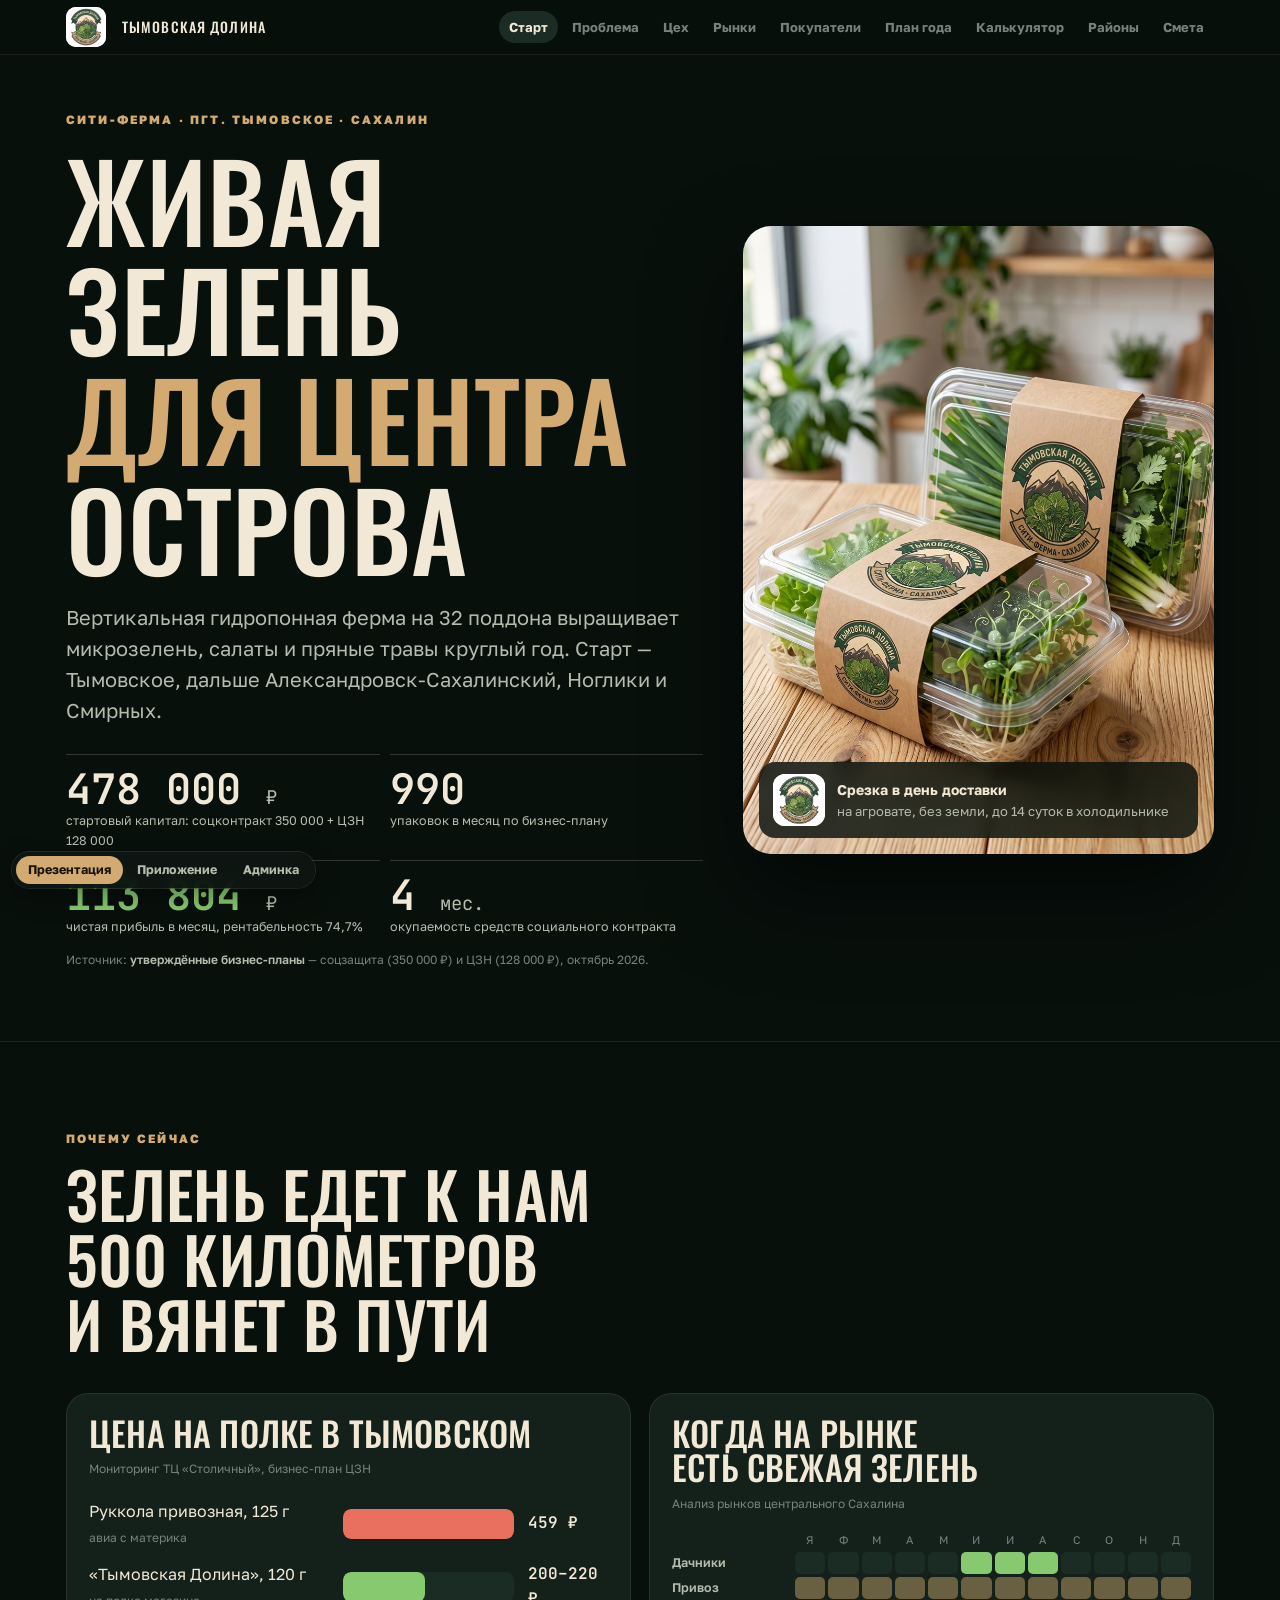
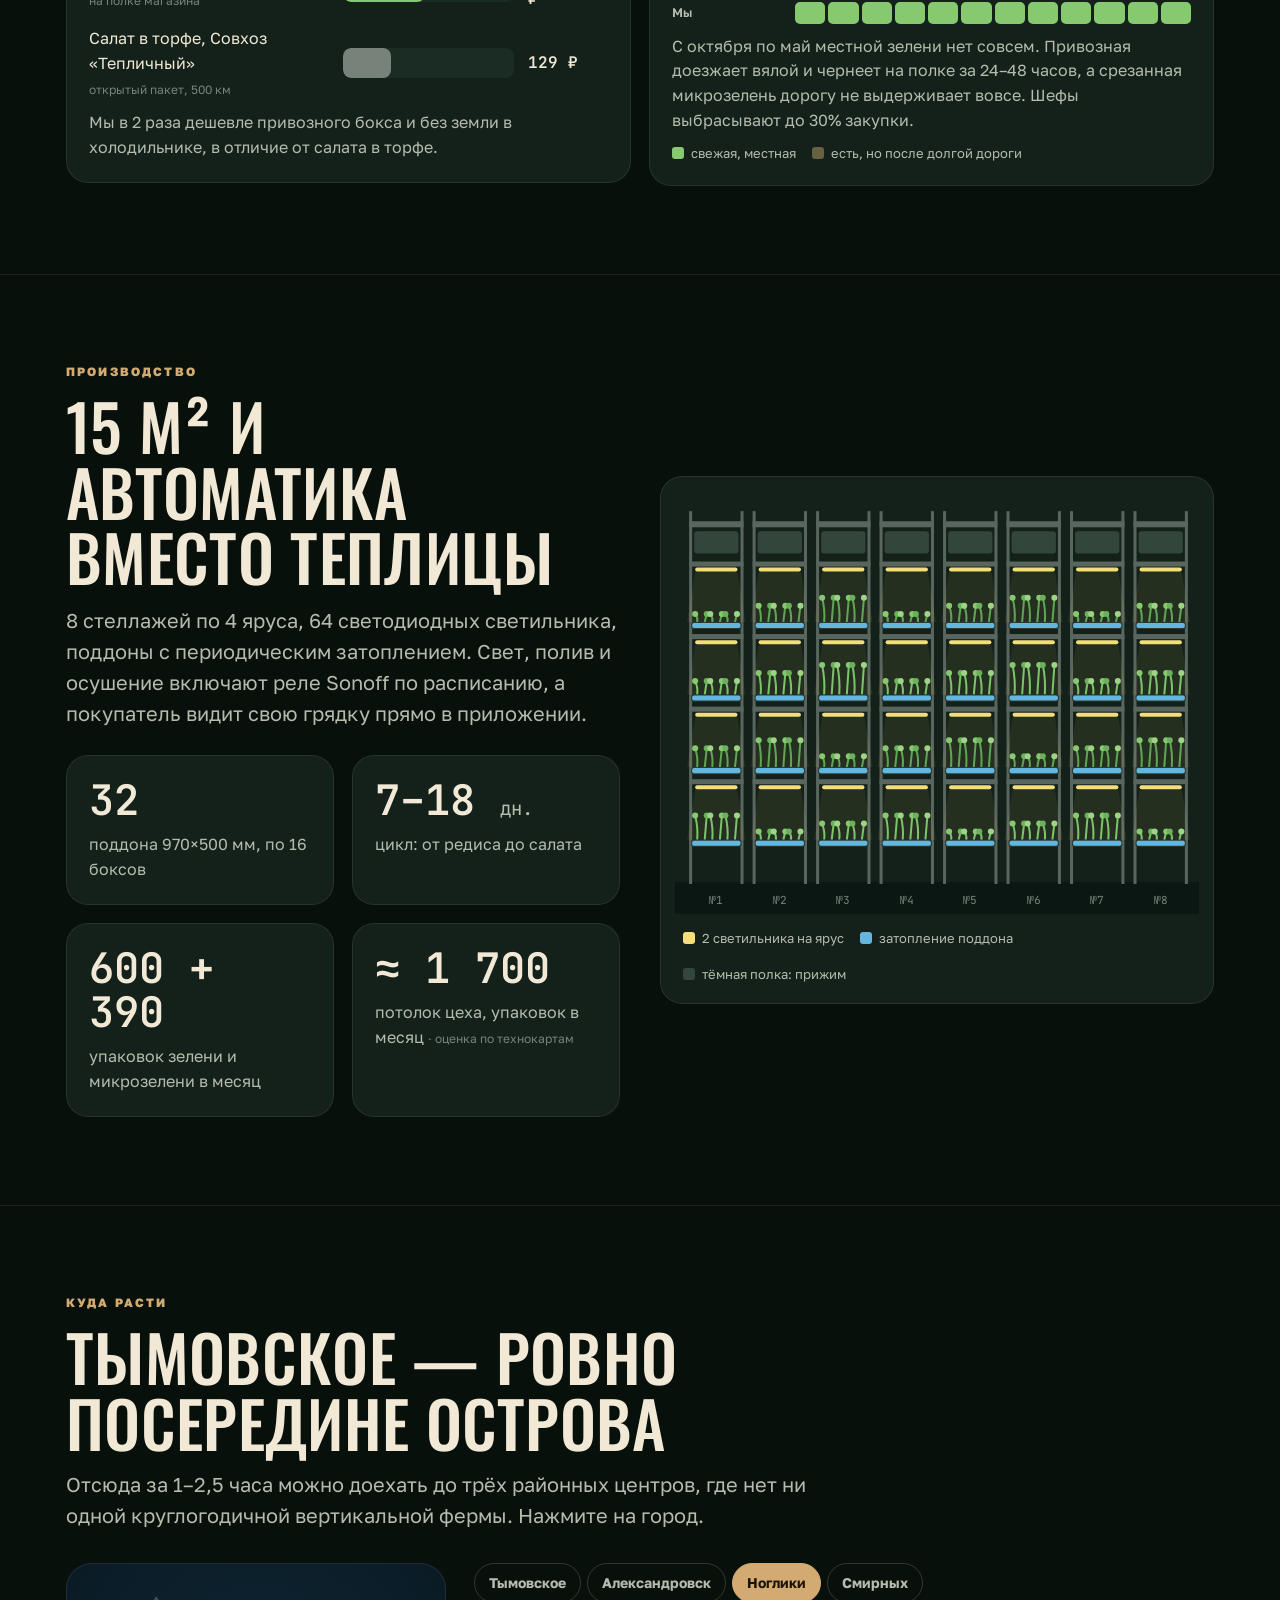
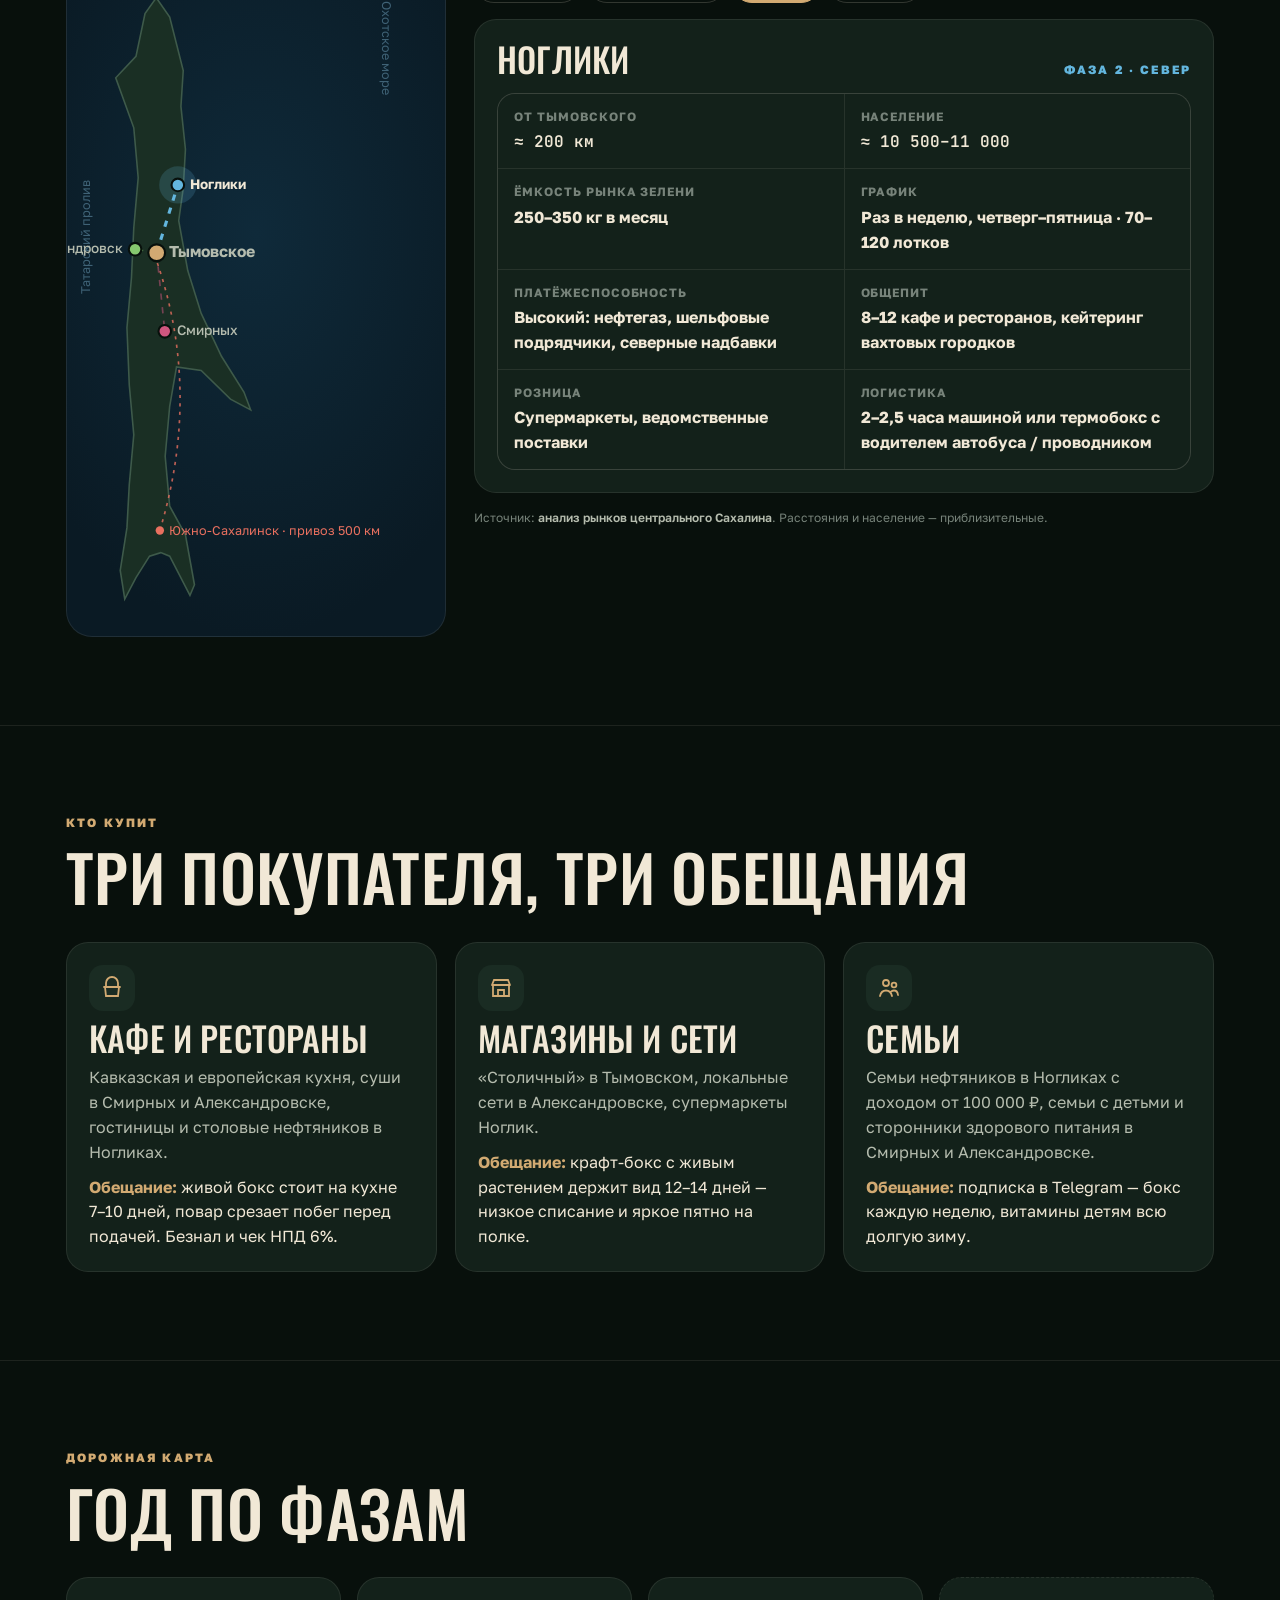
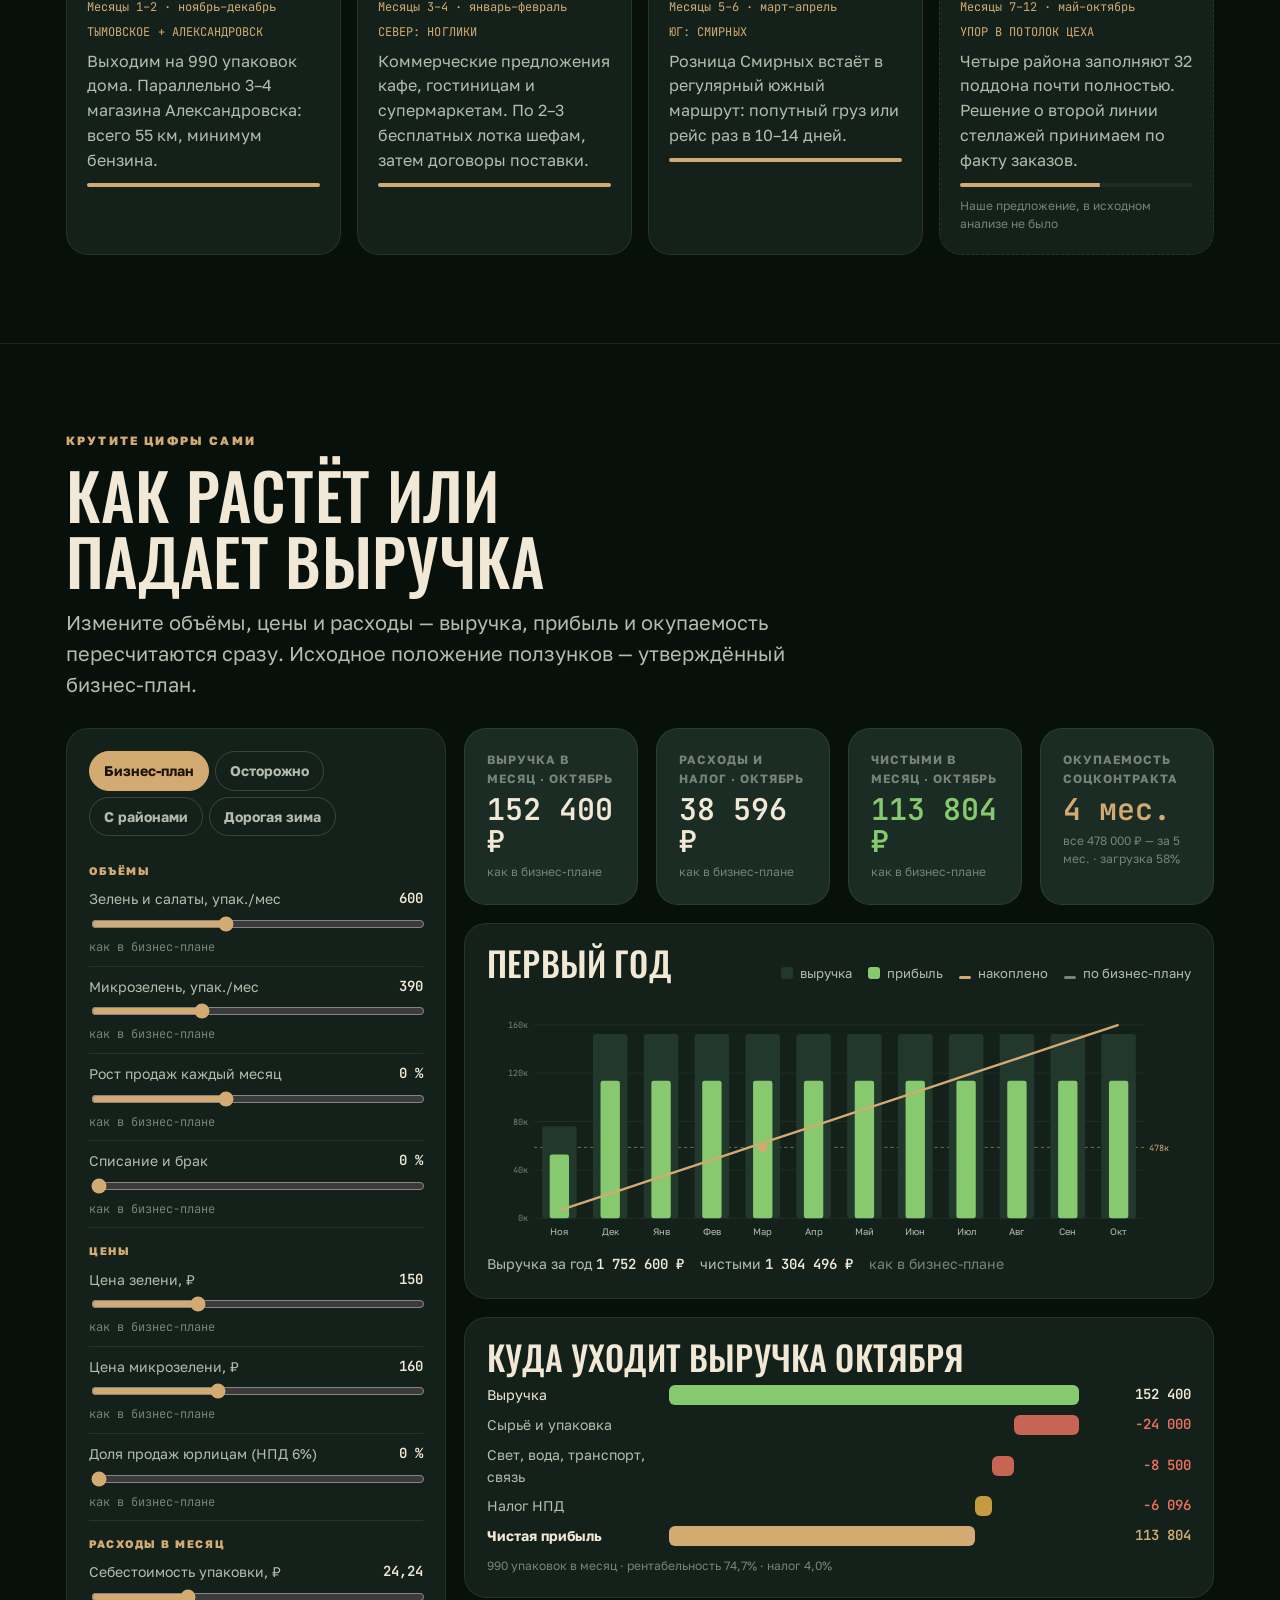
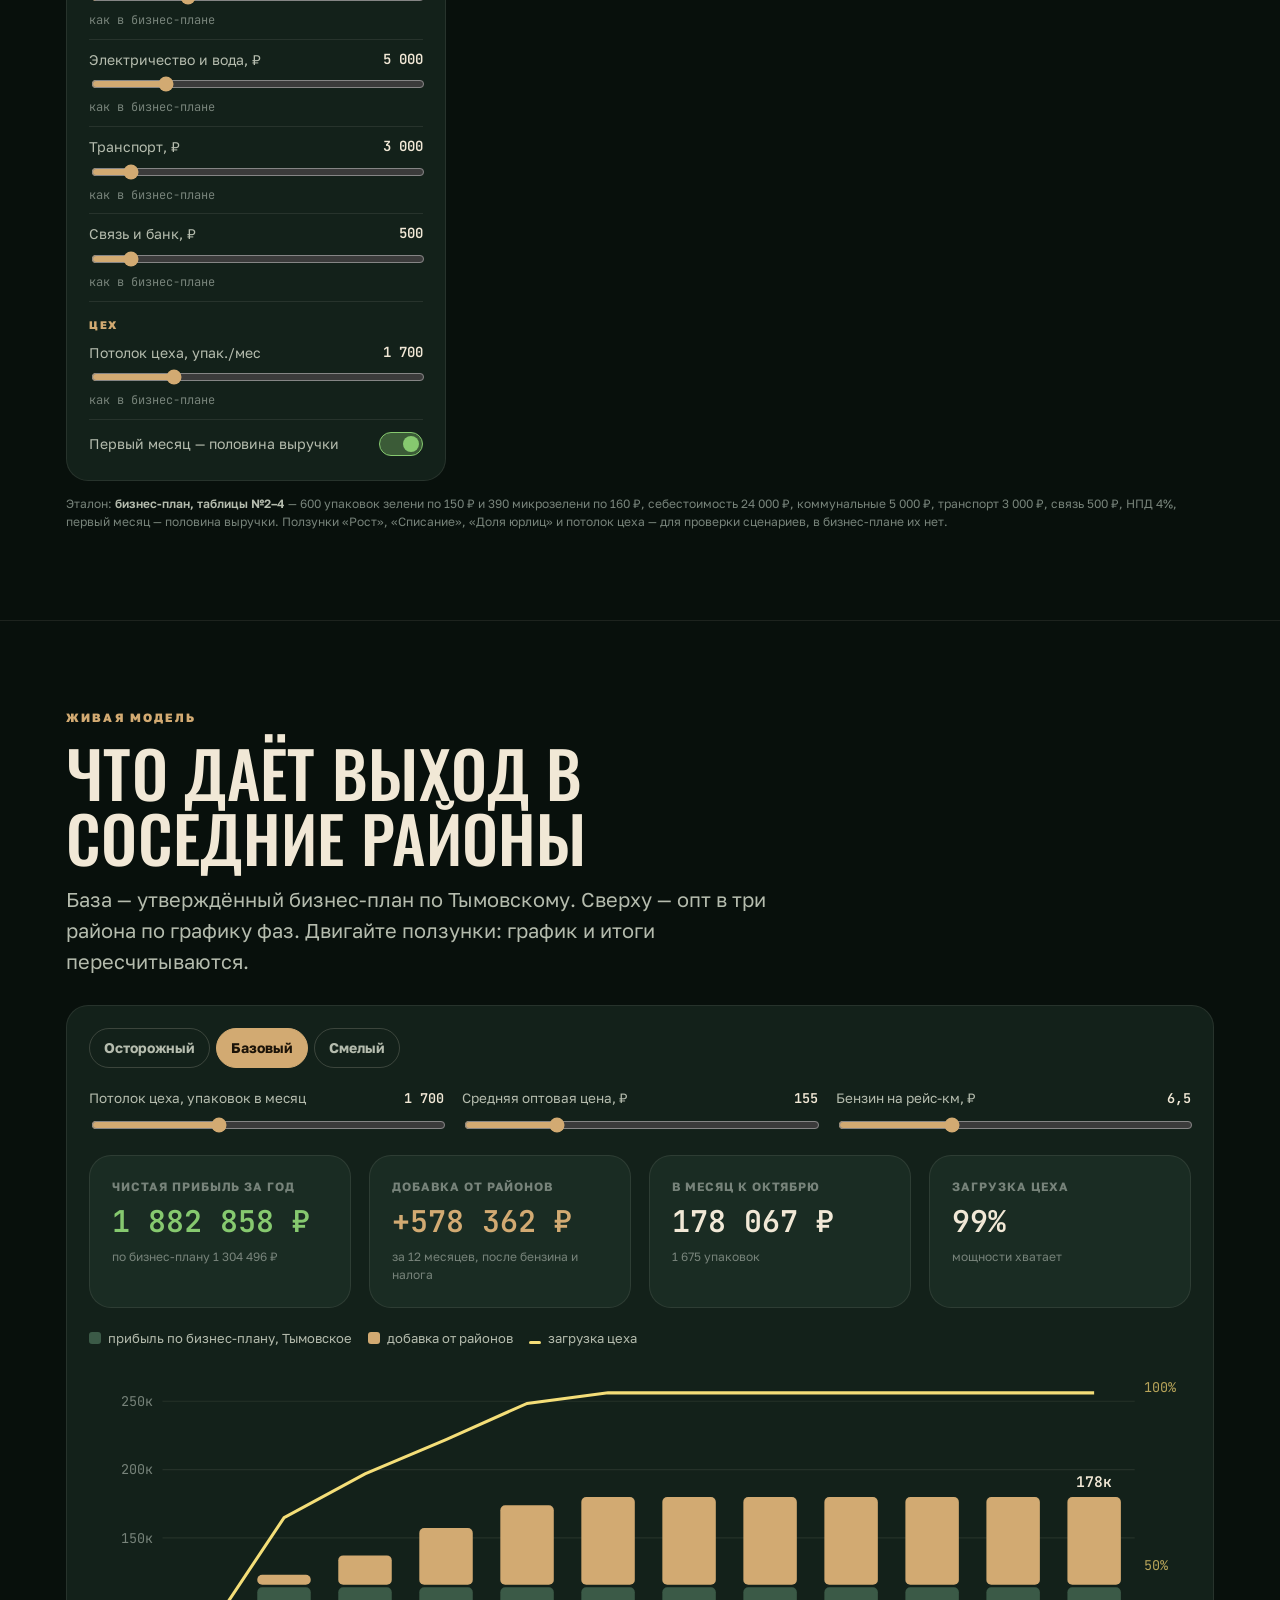
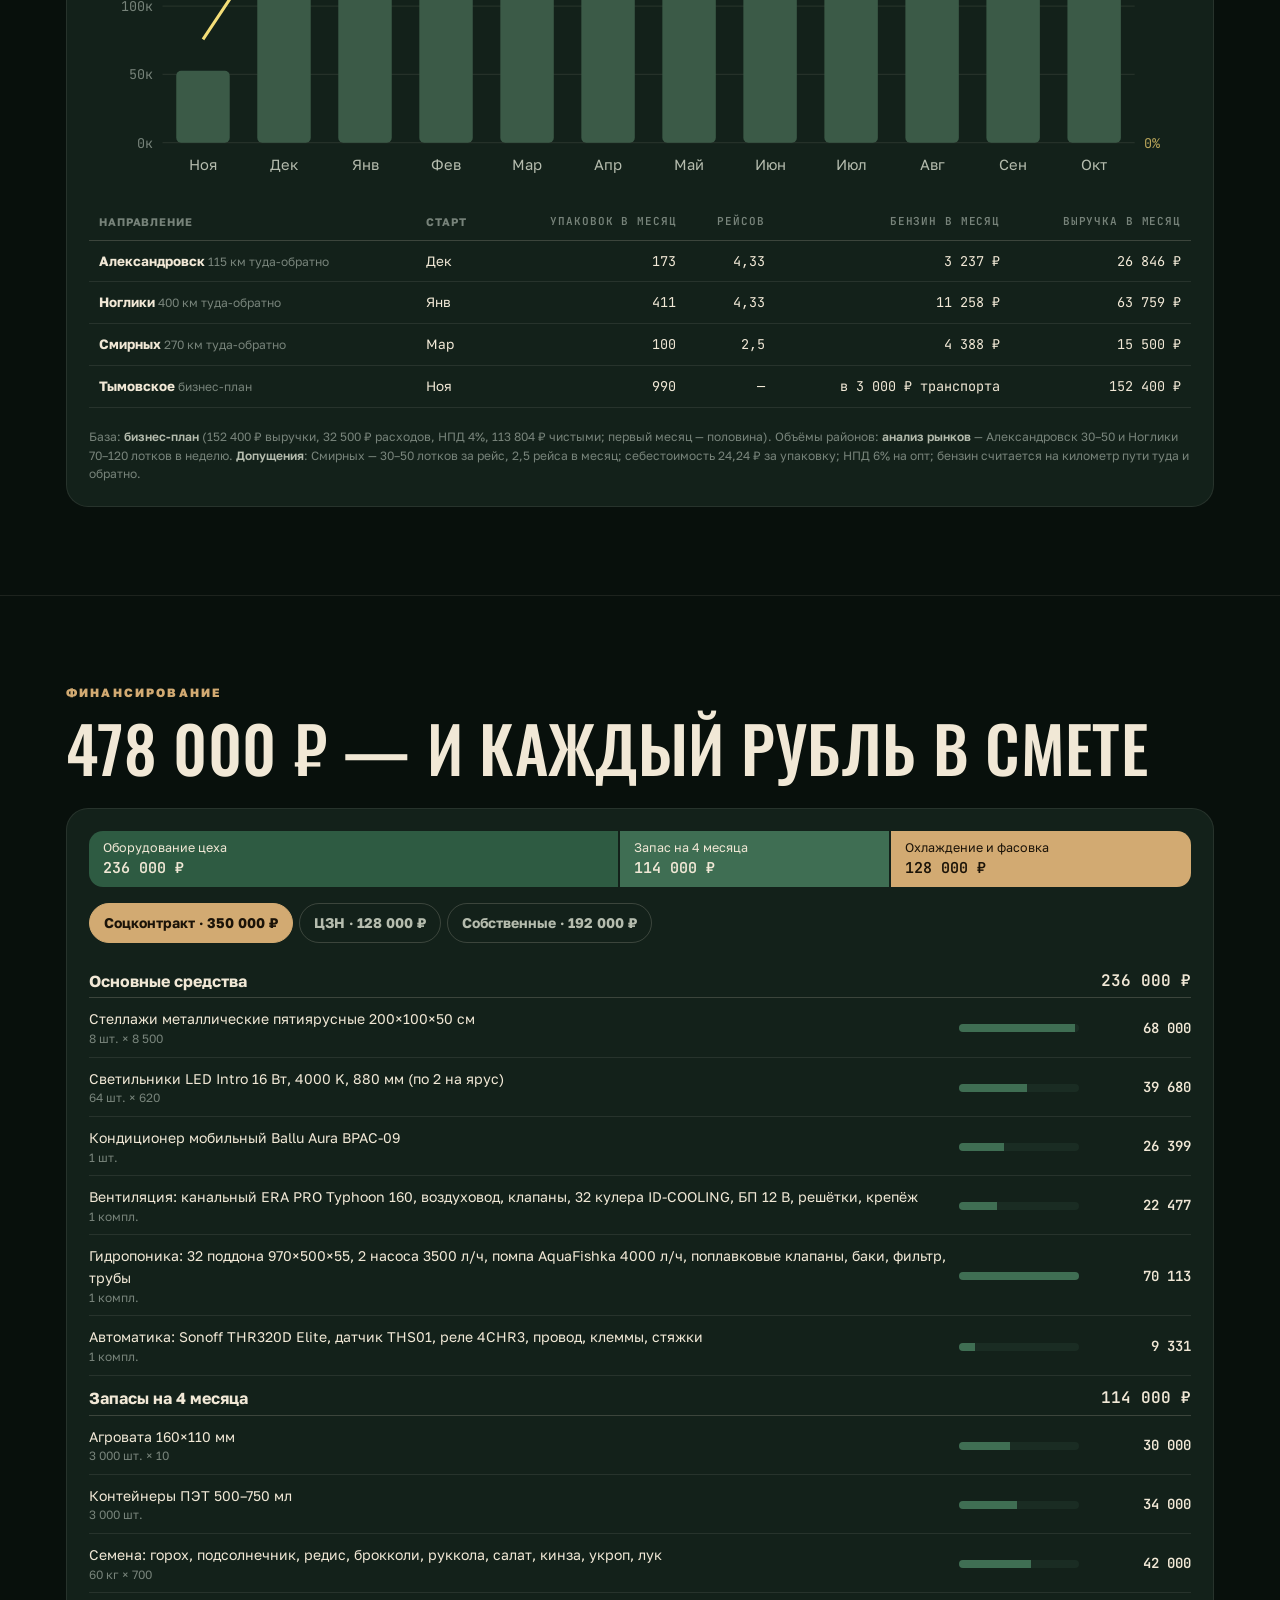
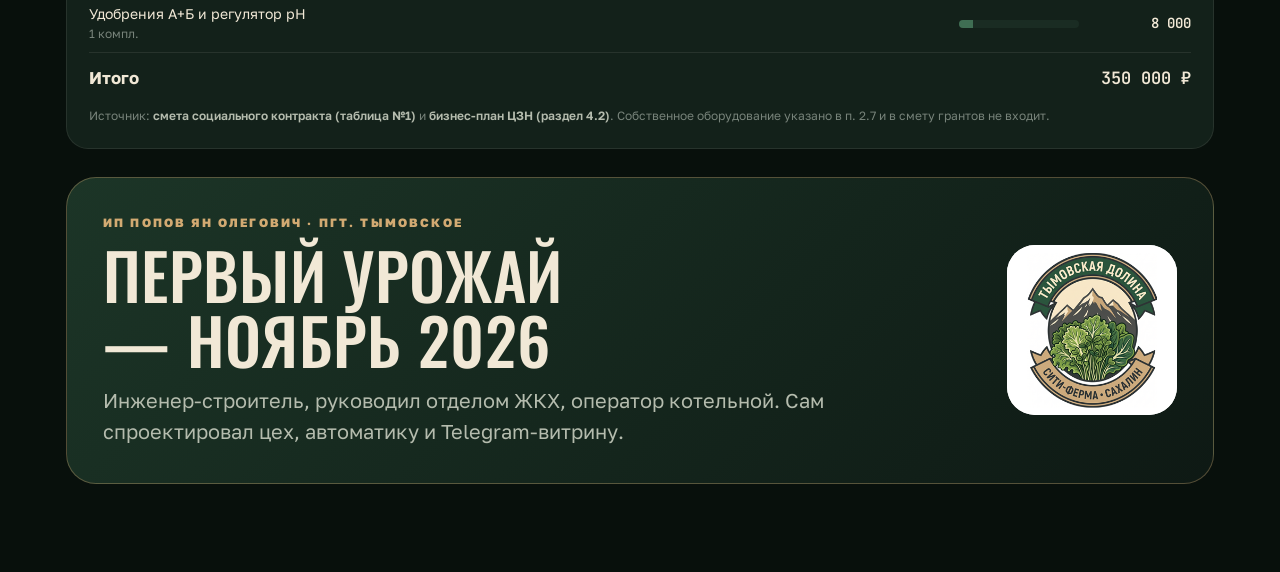
<file: index.html>
<!doctype html>
<html lang="ru">
<meta charset="utf-8">
<meta name="viewport" content="width=device-width, initial-scale=1">
<title>Тымовская Долина</title>
<meta http-equiv="refresh" content="0; url=./pitch.html">
<script>location.replace('./pitch.html' + location.hash)</script>
<style>body{margin:0;min-height:100vh;display:grid;place-items:center;background:#08100C;color:#F1E8D6;font:16px/1.5 system-ui,sans-serif}a{color:#D2AA72}</style>
<p>Открываем презентацию… <a href="./pitch.html">Перейти вручную</a></p>
</file>
